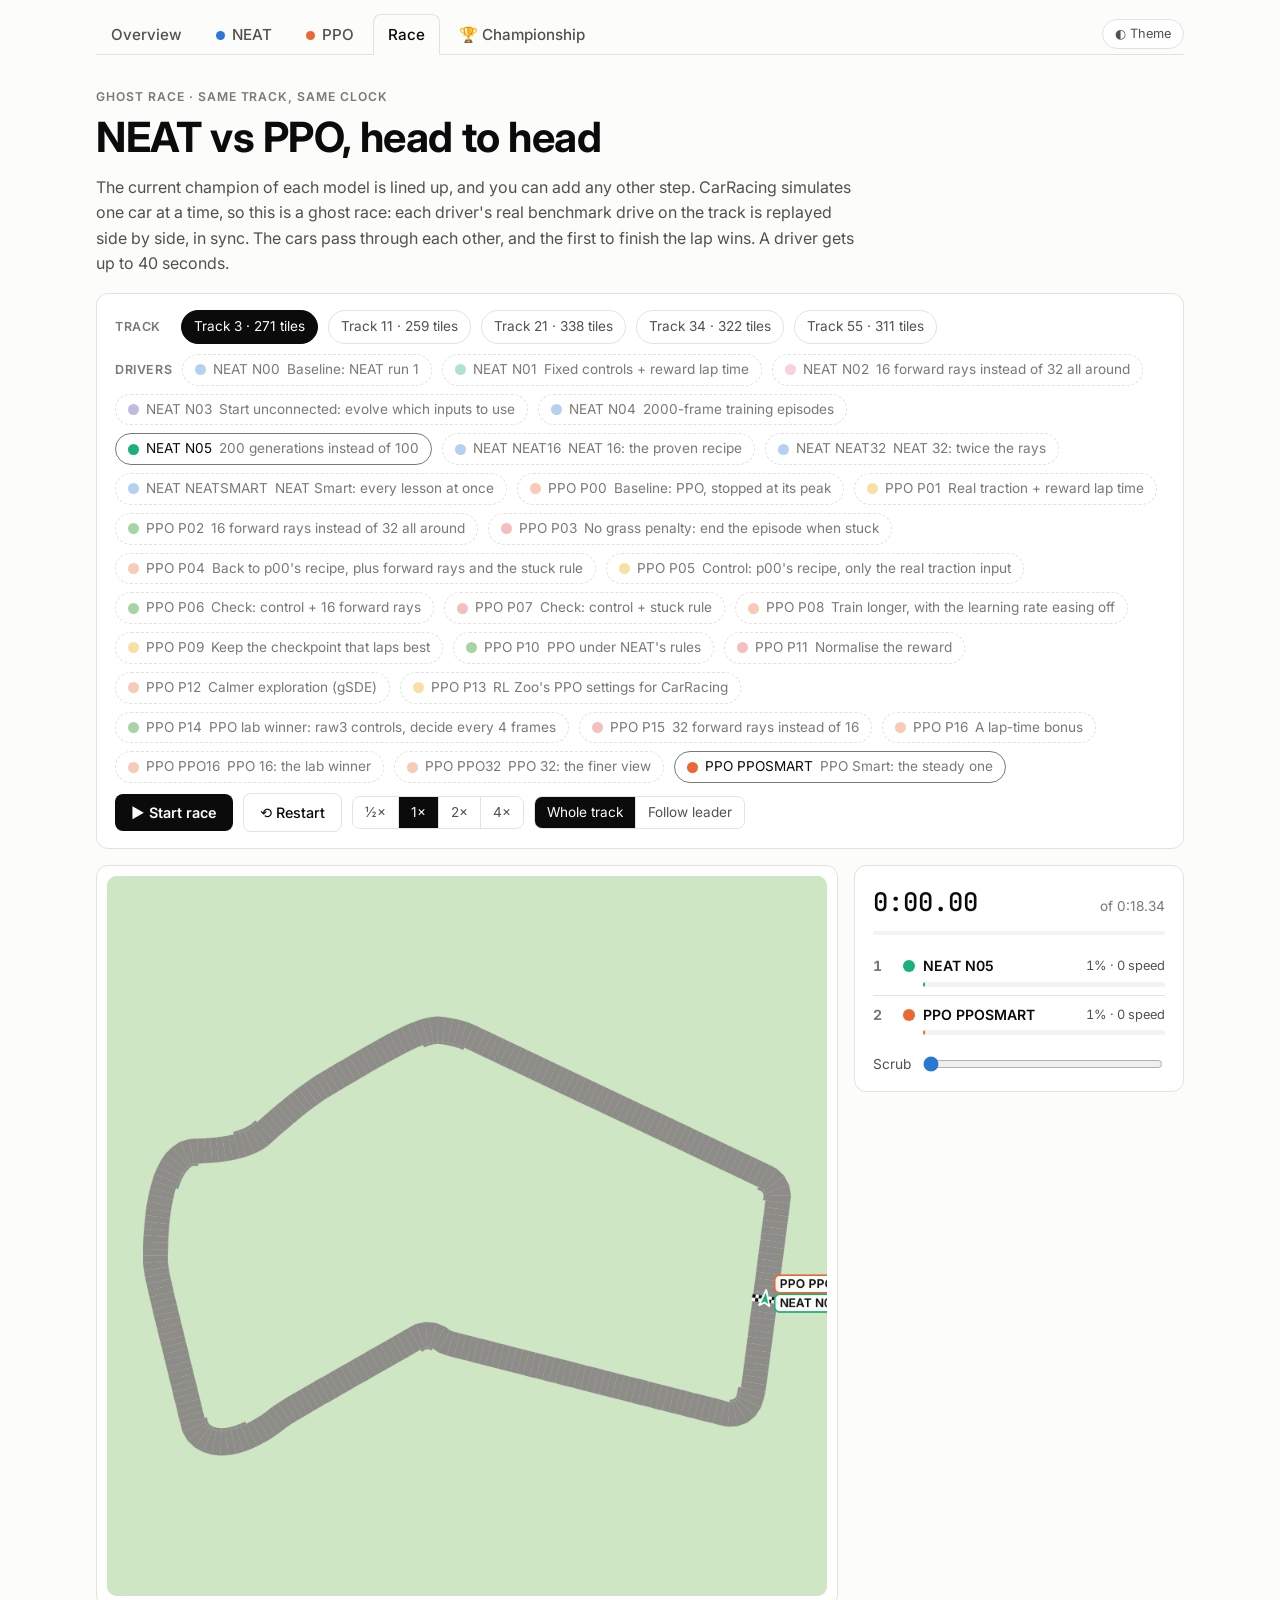
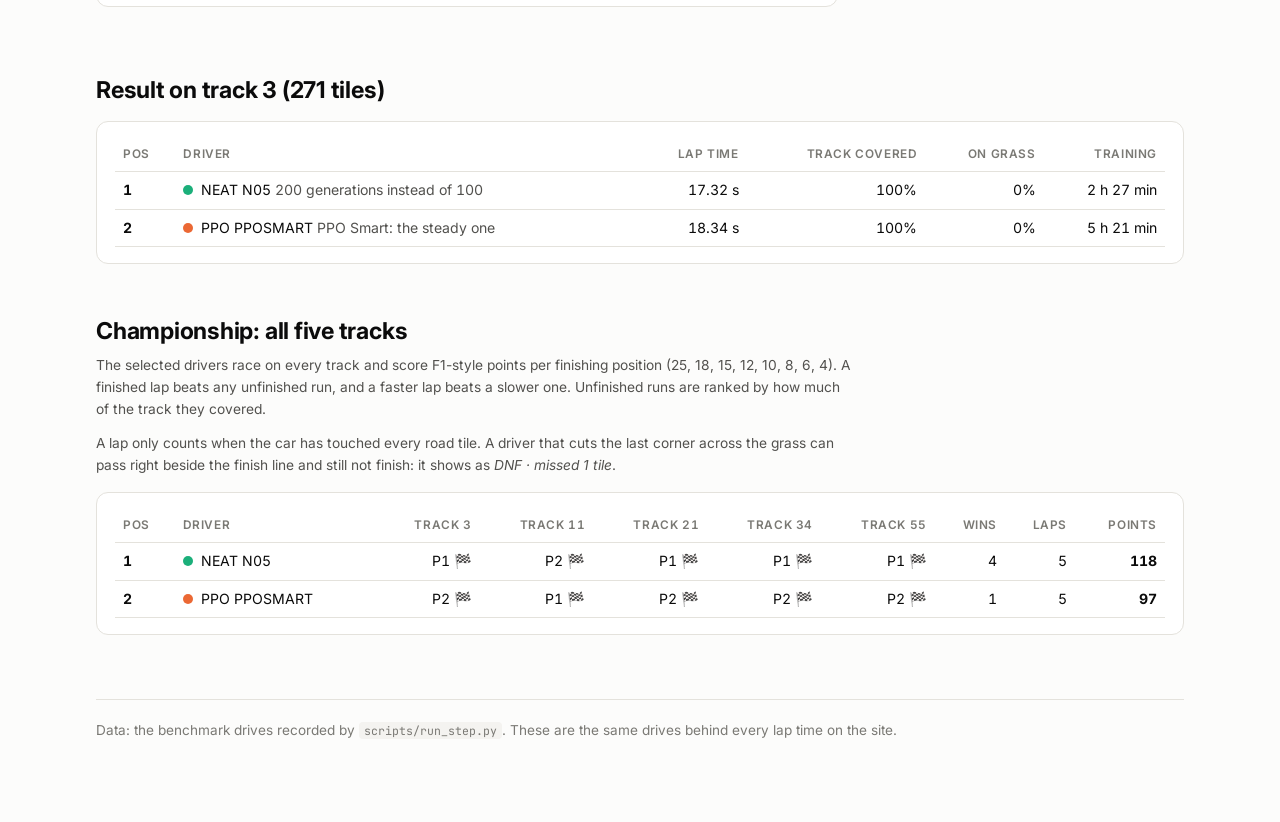
<file: docs/race.html>
<!doctype html>
<html lang="en">
<head>
<meta charset="utf-8">
<meta name="viewport" content="width=device-width, initial-scale=1">
<title>NEAT vs PPO Race</title>
<meta name="description" content="Ghost races between every NEAT and PPO step on the five benchmark tracks.">
<link rel="preconnect" href="https://fonts.googleapis.com">
<link href="https://fonts.googleapis.com/css2?family=Inter:wght@400;500;600;700&family=JetBrains+Mono:wght@400;500&display=swap" rel="stylesheet">
<link rel="stylesheet" href="assets/site.css">
</head>
<body>
<main>
<nav class="tabs" aria-label="Pages">
  <a href="index.html">Overview</a>
  <a href="neat.html"><i style="background:var(--neat)"></i>NEAT</a>
  <a href="ppo.html"><i style="background:var(--ppo)"></i>PPO</a>
  <a href="race.html" class="active" aria-current="page">Race</a>
  <a href="championship.html">🏆 Championship</a>
  <button class="theme-toggle" id="themeToggle" type="button">◐ Theme</button>
</nav>

<header class="narrow">
  <p class="eyebrow">Ghost race · same track, same clock</p>
  <h1>NEAT vs PPO, head to head</h1>
  <p class="muted">The current champion of each model is lined up, and you can add any other step. CarRacing simulates one car at a time, so this is a ghost race: each driver's real benchmark drive on the track is replayed side by side, in sync. The cars pass through each other, and the first to finish the lap wins. A driver gets up to 40 seconds.</p>
</header>

<div class="card">
  <div class="row"><span class="lbl">Track</span><span id="trackPills" style="display:contents"></span></div>
  <div class="row"><span class="lbl">Drivers</span><span id="racerChips" style="display:contents"></span></div>
  <div class="row" style="margin:6px 0 0">
    <button class="btn" id="raceStart" type="button">▶ Start race</button>
    <button class="btn ghost" id="raceReset" type="button">⟲ Restart</button>
    <div class="seg" id="raceSpeed" role="group" aria-label="Speed"><button type="button" data-s="0.5">½×</button><button type="button" class="on" data-s="1">1×</button><button type="button" data-s="2">2×</button><button type="button" data-s="4">4×</button></div>
    <div class="seg" id="raceCam" role="group" aria-label="Camera"><button type="button" class="on" data-c="whole">Whole track</button><button type="button" data-c="leader">Follow leader</button></div>
  </div>
</div>

<div class="arena">
  <div class="card" style="margin-top:0;padding:10px"><canvas id="raceCanvas" width="900" height="900" role="img" aria-label="Race track with the selected drivers"></canvas></div>
  <div class="card" style="margin-top:0">
    <div class="clock"><span class="t" id="raceClock">0:00.00</span><span class="of" id="raceClockOf"></span></div>
    <div class="timebar"><b id="raceTimebar"></b></div>
    <ol class="board" id="raceBoard"></ol>
    <div class="scrub"><span class="small muted">Scrub</span><input type="range" id="raceScrub" min="0" max="2000" value="0" aria-label="Race time"></div>
  </div>
</div>

<section>
  <h2 id="resultsTitle">Result</h2>
  <div class="card table-scroll"><table id="results"></table></div>
</section>

<section>
  <h2>Championship: all five tracks</h2>
  <p class="small muted narrow">The selected drivers race on every track and score F1-style points per finishing position (25, 18, 15, 12, 10, 8, 6, 4). A finished lap beats any unfinished run, and a faster lap beats a slower one. Unfinished runs are ranked by how much of the track they covered.</p>
  <p class="small muted narrow">A lap only counts when the car has touched every road tile. A driver that cuts the last corner across the grass can pass right beside the finish line and still not finish: it shows as <em>DNF · missed 1 tile</em>.</p>
  <div class="card table-scroll"><table id="champ"></table></div>
</section>

<footer>Data: the benchmark drives recorded by <code>scripts/run_step.py</code>. These are the same drives behind every lap time on the site.</footer>
</main>

<script src="assets/site.js"></script>
<script src="assets/race-player.js"></script>
<script>
(function () {
  "use strict";
  var Site = window.Site;
  var POINTS = [25, 18, 15, 12, 10, 8, 6, 4];
  var B = null, TRACKS = null, DRIVES = {}, T = null, sel = {}, player = null;

  function step(id) { return B.steps.filter(function (s) { return s.id === id; })[0]; }
  function color(id) { return Site.stepColor(id); }
  function name(id) { var s = step(id); return Site.modelName(s.model) + " " + Site.short(s); }
  function racers() { return B.steps.slice().sort(function (a, b) { return a.id < b.id ? -1 : 1; }); }
  function selected() { return racers().filter(function (r) { return sel[r.id]; }).map(function (r) { return r.id; }); }
  function result(id, seed) { return step(id).tracks.filter(function (t) { return t.seed === seed; })[0]; }

  function resultRows(track) {
    return player.standings(2000, track).map(function (e, i) { return { id: e.id, pos: i + 1, res: result(e.id, track.seed) }; });
  }
  function drawResults() {
    var rows = resultRows(T);
    document.getElementById("resultsTitle").textContent = "Result on track " + T.seed + " (" + T.tiles + " tiles)";
    document.getElementById("results").innerHTML = "<thead><tr><th>Pos</th><th>Driver</th><th class='num'>Lap time</th><th class='num'>Track covered</th><th class='num'>On grass</th><th class='num'>Training</th></tr></thead><tbody>" +
      rows.map(function (r) {
        var s = step(r.id);
        return "<tr><td class='medal'>" + r.pos + "</td><td><i style='background:" + color(r.id) + "'></i>" + name(r.id) +
          " <span class='muted'>" + Site.esc(s.title) + "</span></td>" +
          "<td class='num'>" + (r.res.finished ? Site.lap(r.res.lap_s) : player.dnfText(r.id, T)) + "</td><td class='num'>" + player.covered(r.res.reached_pct) + "</td>" +
          "<td class='num'>" + Math.round(r.res.offtrack_pct) + "%</td><td class='num'>" + Site.dur(s.train_seconds) + "</td></tr>";
      }).join("") + "</tbody>";
    var ids = selected(), pts = {}, wins = {}, laps = {};
    ids.forEach(function (id) { pts[id] = 0; wins[id] = 0; laps[id] = 0; });
    var cols = TRACKS.map(function (t) {
      var byId = {};
      resultRows(t).forEach(function (r) { byId[r.id] = r; pts[r.id] += POINTS[r.pos - 1] || 0; if (r.pos === 1) wins[r.id]++; if (r.res.finished) laps[r.id]++; });
      return { seed: t.seed, byId: byId };
    });
    var order = ids.slice().sort(function (a, b) { return pts[b] - pts[a] || wins[b] - wins[a]; });
    document.getElementById("champ").innerHTML = "<thead><tr><th>Pos</th><th>Driver</th>" + cols.map(function (c) { return "<th class='num'>Track " + c.seed + "</th>"; }).join("") +
      "<th class='num'>Wins</th><th class='num'>Laps</th><th class='num'>Points</th></tr></thead><tbody>" +
      order.map(function (id, i) {
        return "<tr><td class='medal'>" + (i + 1) + "</td><td><i style='background:" + color(id) + "'></i>" + name(id) + "</td>" +
          cols.map(function (c) { var r = c.byId[id]; return "<td class='num'>P" + r.pos + (r.res.finished ? " 🏁" : "") + "</td>"; }).join("") +
          "<td class='num'>" + wins[id] + "</td><td class='num'>" + laps[id] + "</td><td class='num'><b>" + pts[id] + "</b></td></tr>";
      }).join("") + "</tbody>";
  }

  function setTrack(i) {
    T = TRACKS[i];
    [].forEach.call(document.querySelectorAll("#trackPills .pill"), function (p, j) { p.className = "pill" + (j === i ? " on" : ""); });
    player.setTrack(T); drawResults();
  }
  function setup() {
    var tp = document.getElementById("trackPills"); tp.innerHTML = "";
    TRACKS.forEach(function (t, i) {
      var b = document.createElement("button"); b.type = "button"; b.className = "pill" + (t === T ? " on" : ""); b.textContent = "Track " + t.seed + " · " + t.tiles + " tiles";
      b.onclick = function () { setTrack(i); }; tp.appendChild(b);
    });
    var rc = document.getElementById("racerChips"); rc.innerHTML = "";
    racers().forEach(function (r) {
      var b = document.createElement("button"); b.type = "button"; b.title = r.title;
      b.innerHTML = '<i style="background:' + color(r.id) + '"></i>' + name(r.id) + ' <span class="faint">' + Site.esc(r.title) + "</span>";
      b.className = "chip" + (sel[r.id] ? " on" : "");
      b.onclick = function () { sel[r.id] = !sel[r.id]; b.className = "chip" + (sel[r.id] ? " on" : ""); player.setRacers(selected()); drawResults(); };
      rc.appendChild(b);
    });
  }
  Site.onTheme(function () { if (B) { setup(); player.redraw(); drawResults(); } });

  Promise.all([Site.json("assets/data/leaderboard.json"), Site.json("assets/data/tracks.json")]).then(function (r) {
    B = r[0]; TRACKS = r[1];
    return Promise.all(B.steps.map(function (s) { return Site.json("assets/data/drives/" + s.id + ".json").then(function (d) { DRIVES[s.id] = d; }); }));
  }).then(function () {
    player = RacePlayer({
      prefix: "race", fps: B.fps,
      racer: function (id) { return { label: name(id), color: color(id) }; },
      run: function (id, seed) { return DRIVES[id][String(seed)]; },
      result: result
    });
    var q = new URLSearchParams(location.search);
    var pick = q.get("drivers") ? q.get("drivers").split(",") : [B.champions.neat, B.champions.ppo];
    B.steps.forEach(function (s) { sel[s.id] = pick.indexOf(s.id) !== -1; });
    var ti = TRACKS.findIndex(function (t) { return String(t.seed) === q.get("track"); });
    T = TRACKS[ti >= 0 ? ti : 0];
    setup(); player.setRacers(selected()); setTrack(ti >= 0 ? ti : 0);
  });
})();
</script>
</body>
</html>
</file>
<file: docs/assets/site.css>
/* Shared styles for the four project pages. Colours are tokens; dark mode redefines them. */
:root {
  color-scheme: light;
  --bg: #fcfcfb; --surface: #ffffff; --surface-2: #f4f3f0; --border: #e4e2dc;
  --text: #0b0b0b; --text-2: #52514e; --text-3: #7a7974; --accent: #2a78d6;
  /* model identity: NEAT and PPO keep their colour on every page */
  --neat: #2a78d6; --ppo: #eb6834;
  /* categorical order for individual steps (race page) */
  --c1: #2a78d6; --c2: #eb6834; --c3: #1baf7a; --c4: #eda100; --c5: #e87ba4; --c6: #008300; --c7: #4a3aa7; --c8: #e34948;
  --pos: #2a78d6; --neg: #e34948; --neutral: #d9d7d1;
  --good: #1d7a3a; --bad: #c0362c; --grid: #ecebe7; --code-bg: #f4f3f0;
  --grass: #cfe6c4; --road: #8d8c88; --car: #0b0b0b; --ray: #eb6834;
}
@media (prefers-color-scheme: dark) {
  :root:not([data-theme="light"]) {
    color-scheme: dark;
    --bg: #141413; --surface: #1a1a19; --surface-2: #232321; --border: #34332f;
    --text: #ffffff; --text-2: #c3c2b7; --text-3: #8f8e86; --accent: #3987e5;
    --neat: #3987e5; --ppo: #d95926;
    --c1: #3987e5; --c2: #d95926; --c3: #199e70; --c4: #c98500; --c5: #d55181; --c6: #008300; --c7: #9085e9; --c8: #e66767;
    --pos: #3987e5; --neg: #e66767; --neutral: #46453f;
    --good: #4cb36b; --bad: #e66767; --grid: #2a2a27; --code-bg: #232321;
    --grass: #24331f; --road: #5c5b57; --car: #ffffff; --ray: #d95926;
  }
}
:root[data-theme="dark"] {
  color-scheme: dark;
  --bg: #141413; --surface: #1a1a19; --surface-2: #232321; --border: #34332f;
  --text: #ffffff; --text-2: #c3c2b7; --text-3: #8f8e86; --accent: #3987e5;
  --neat: #3987e5; --ppo: #d95926;
  --c1: #3987e5; --c2: #d95926; --c3: #199e70; --c4: #c98500; --c5: #d55181; --c6: #008300; --c7: #9085e9; --c8: #e66767;
  --pos: #3987e5; --neg: #e66767; --neutral: #46453f;
  --good: #4cb36b; --bad: #e66767; --grid: #2a2a27; --code-bg: #232321;
  --grass: #24331f; --road: #5c5b57; --car: #ffffff; --ray: #d95926;
}

* { box-sizing: border-box; }
html { -webkit-text-size-adjust: 100%; }
body { margin: 0; background: var(--bg); color: var(--text); font: 16px/1.6 Inter, system-ui, -apple-system, "Segoe UI", sans-serif; }
main { max-width: 1120px; margin: 0 auto; padding: 0 16px 80px; }
.narrow { max-width: 760px; }
h1 { font-size: clamp(1.9rem, 5vw, 2.6rem); line-height: 1.2; margin: 0 0 12px; letter-spacing: -0.01em; }
h2 { font-size: 1.45rem; margin: 52px 0 8px; letter-spacing: -0.01em; line-height: 1.3; }
h3 { font-size: 1.05rem; margin: 0 0 4px; line-height: 1.3; }
p { margin: 0 0 12px; }
a { color: var(--accent); }
code, pre { font-family: "JetBrains Mono", ui-monospace, monospace; font-size: 0.85em; }
code { background: var(--code-bg); padding: 1px 5px; border-radius: 4px; }
pre { background: var(--code-bg); padding: 14px 16px; border-radius: 8px; overflow-x: auto; line-height: 1.5; border: 1px solid var(--border); margin: 0 0 12px; }
pre code { background: none; padding: 0; }
.muted { color: var(--text-2); }
.faint { color: var(--text-3); }
.small { font-size: 0.86rem; }
.eyebrow { text-transform: uppercase; letter-spacing: 0.08em; font-size: 0.76rem; color: var(--text-3); font-weight: 600; margin: 0 0 6px; }
.lede { font-size: 1.1rem; color: var(--text-2); }

/* tabs */
.tabs { display: flex; flex-wrap: wrap; gap: 4px; padding: 14px 0 0; border-bottom: 1px solid var(--border); margin-bottom: 32px; }
.tabs a { text-decoration: none; color: var(--text-2); padding: 8px 14px; border-radius: 8px 8px 0 0; font-weight: 500; font-size: 0.95rem; border: 1px solid transparent; border-bottom: none; margin-bottom: -1px; display: inline-flex; align-items: center; gap: 7px; }
.tabs a:hover { color: var(--text); }
.tabs a.active { color: var(--text); background: var(--bg); border-color: var(--border); }
.tabs a i { width: 9px; height: 9px; border-radius: 50%; display: inline-block; }
.theme-toggle { margin-left: auto; align-self: center; background: var(--surface); color: var(--text-2); border: 1px solid var(--border); border-radius: 999px; padding: 4px 12px; font: inherit; font-size: 0.8rem; cursor: pointer; }

/* building blocks */
.card { background: var(--surface); border: 1px solid var(--border); border-radius: 12px; padding: 16px 18px; margin: 16px 0; }
.row { display: flex; flex-wrap: wrap; align-items: center; gap: 8px 10px; margin: 0 0 10px; font-size: 0.88rem; color: var(--text-2); }
.row > .lbl { min-width: 56px; font-weight: 600; color: var(--text-3); font-size: 0.78rem; text-transform: uppercase; letter-spacing: 0.05em; }
.pill { font: inherit; font-size: 0.85rem; background: var(--surface); color: var(--text-2); border: 1px solid var(--border); border-radius: 999px; padding: 5px 12px; cursor: pointer; display: inline-flex; align-items: center; gap: 7px; }
.pill.on { background: var(--text); color: var(--bg); border-color: var(--text); }
.pill i, .chip i, .dot { width: 11px; height: 11px; border-radius: 50%; display: inline-block; flex: none; }
.chip { font: inherit; font-size: 0.85rem; background: var(--surface); color: var(--text-3); border: 1.5px dashed var(--border); border-radius: 999px; padding: 4px 12px; cursor: pointer; display: inline-flex; align-items: center; gap: 7px; }
.chip i { opacity: 0.35; }
.chip.on { color: var(--text); border-style: solid; border-color: var(--text-3); }
.chip.on i { opacity: 1; }
.seg { display: inline-flex; flex-wrap: wrap; border: 1px solid var(--border); border-radius: 8px; overflow: hidden; }
.seg button { font: inherit; font-size: 0.85rem; background: var(--surface); color: var(--text-2); border: none; padding: 5px 12px; cursor: pointer; }
.seg button + button { border-left: 1px solid var(--border); }
.seg button.on { background: var(--text); color: var(--bg); }
.btn { font: inherit; font-size: 0.9rem; font-weight: 600; background: var(--text); color: var(--bg); border: none; border-radius: 8px; padding: 7px 16px; cursor: pointer; }
.btn.ghost { background: var(--surface); color: var(--text); border: 1px solid var(--border); font-weight: 500; }
.btn.sm { font-size: 0.82rem; padding: 4px 10px; min-width: 36px; }
input[type=range] { accent-color: var(--accent); }

/* stat tiles */
.tiles { display: grid; grid-template-columns: repeat(4, 1fr); gap: 10px; }
.tile { background: var(--surface-2); border-radius: 10px; padding: 10px 12px; }
.tile .num { font-size: 1.35rem; font-weight: 700; font-variant-numeric: tabular-nums; line-height: 1.25; }
.tile .lbl { font-size: 0.78rem; color: var(--text-2); line-height: 1.35; }
.tile .delta { font-size: 0.76rem; font-weight: 600; font-variant-numeric: tabular-nums; }
.delta.better { color: var(--good); }
.delta.worse { color: var(--bad); }

/* champion duel (overview) */
.duel { display: grid; grid-template-columns: 1fr 1fr; gap: 16px; }
.champ { border-top: 4px solid var(--model, var(--accent)); }
.champ img, .ladder img { width: 100%; border-radius: 8px; border: 1px solid var(--border); display: block; background: var(--surface-2); aspect-ratio: 3 / 2; object-fit: cover; }
.champ h3 { margin: 12px 0 2px; }
.champ .tiles { margin-top: 12px; grid-template-columns: repeat(2, 1fr); }

/* ladder (model pages) */
.ladder { list-style: none; margin: 16px 0 0; padding: 0 0 0 26px; position: relative; }
.ladder::before { content: ""; position: absolute; left: 7px; top: 8px; bottom: 8px; width: 2px; background: var(--border); }
.ladder > li { position: relative; margin: 0 0 18px; }
.ladder > li::before { content: ""; position: absolute; left: -25px; top: 22px; width: 14px; height: 14px; border-radius: 50%; background: var(--surface); border: 2px solid var(--model, var(--accent)); }
.ladder > li.champion::before { background: var(--model, var(--accent)); }
.ladder .card { margin: 0; }
.ladder .grid { display: grid; grid-template-columns: minmax(0, 1fr) 240px; gap: 18px; }
.ladder .tiles { margin-top: 12px; }
.ladder .pending { border-style: dashed; color: var(--text-2); }
.meta { font-size: 0.8rem; color: var(--text-3); margin: 0 0 6px; display: flex; flex-wrap: wrap; gap: 4px 12px; }
.kv { display: flex; flex-wrap: wrap; gap: 6px; margin: 10px 0 0; }
.kv span { font-size: 0.76rem; font-family: "JetBrains Mono", monospace; background: var(--surface-2); border: 1px solid var(--border); border-radius: 6px; padding: 1px 7px; color: var(--text-2); }
.tag { display: inline-block; font-size: 0.72rem; font-weight: 600; letter-spacing: 0.03em; padding: 1px 8px; border-radius: 999px; border: 1px solid currentColor; margin-left: 6px; vertical-align: 2px; color: var(--text-3); }
.tag.champ-tag { color: var(--good); }
.outcome { margin: 10px 0 0; padding: 9px 12px; border-radius: 8px; background: var(--surface-2); font-size: 0.88rem; color: var(--text-2); line-height: 1.5; }
.outcome strong { color: var(--text); }
.laps { display: flex; gap: 4px; margin-top: 10px; flex-wrap: wrap; }
.laps span { font-size: 0.76rem; font-variant-numeric: tabular-nums; padding: 2px 7px; border-radius: 6px; background: var(--surface-2); color: var(--text-2); }
.laps span.dnf { color: var(--bad); }

/* charts & tables */
.chart-wrap { position: relative; height: 340px; margin-top: 10px; }
.legend { display: flex; flex-wrap: wrap; gap: 6px 18px; font-size: 0.84rem; color: var(--text-2); margin-top: 8px; }
.legend span { display: inline-flex; align-items: center; gap: 6px; }
.swatch-line { width: 22px; height: 3px; border-radius: 2px; display: inline-block; }
.swatch-dot { width: 11px; height: 11px; border-radius: 50%; display: inline-block; border: 1.5px solid var(--text-3); }
details.table-view { margin-top: 10px; font-size: 0.88rem; }
details.table-view summary { cursor: pointer; color: var(--text-2); }
table { width: 100%; border-collapse: collapse; font-size: 0.88rem; font-variant-numeric: tabular-nums; }
th, td { text-align: left; padding: 7px 8px; border-bottom: 1px solid var(--border); vertical-align: top; }
th { font-size: 0.74rem; text-transform: uppercase; letter-spacing: 0.05em; color: var(--text-3); font-weight: 600; }
td.num, th.num { text-align: right; }
td i { width: 10px; height: 10px; border-radius: 50%; display: inline-block; margin-right: 8px; }
.table-scroll { overflow-x: auto; }
tr.top td { font-weight: 600; }

.tooltip { position: absolute; pointer-events: none; background: var(--surface); color: var(--text); border: 1px solid var(--border); border-radius: 8px; padding: 8px 10px; font-size: 0.8rem; line-height: 1.45; box-shadow: 0 4px 14px rgba(0,0,0,0.12); max-width: 260px; z-index: 5; display: none; }
.tooltip .mono { font-family: "JetBrains Mono", monospace; font-size: 0.76rem; color: var(--text-2); }

.rules { display: grid; grid-template-columns: repeat(2, 1fr); gap: 16px; }
.rules ol { margin: 0; padding-left: 20px; }
.rules li { margin: 0 0 4px; }
footer { margin-top: 64px; padding-top: 20px; border-top: 1px solid var(--border); font-size: 0.85rem; color: var(--text-3); }

/* lesson cards (overview + championship) */
.findings { display: grid; grid-template-columns: repeat(auto-fill, minmax(320px, 1fr)); gap: 14px; margin-top: 12px; }
.finding { margin: 0; }
.finding .num { font-size: 0.74rem; font-weight: 700; color: var(--text-3); letter-spacing: 0.06em; }
.finding .links { display: flex; flex-wrap: wrap; gap: 4px; margin-top: 10px; }
.finding .links a { font-family: "JetBrains Mono", monospace; font-size: 0.74rem; padding: 1px 6px; border-radius: 6px; background: var(--surface-2); border: 1px solid var(--border); text-decoration: none; color: var(--text-2); }

/* ghost race (race + championship tabs) */
.arena { display: grid; grid-template-columns: minmax(0, 1fr) 330px; gap: 16px; align-items: start; }
.arena canvas { width: 100%; aspect-ratio: 1 / 1; display: block; border-radius: 10px; background: var(--grass); }
.clock { display: flex; align-items: baseline; justify-content: space-between; margin-bottom: 8px; }
.clock .t { font-family: "JetBrains Mono", monospace; font-size: 1.6rem; font-weight: 500; font-variant-numeric: tabular-nums; }
.clock .of { color: var(--text-3); font-size: 0.85rem; }
.timebar { height: 4px; background: var(--surface-2); border-radius: 2px; overflow: hidden; margin-bottom: 12px; }
.timebar b { display: block; height: 100%; background: var(--text-3); width: 0; }
.board { list-style: none; margin: 0; padding: 0; }
.board li { display: grid; grid-template-columns: 22px 12px 1fr auto; gap: 4px 8px; align-items: center; padding: 8px 0; border-bottom: 1px solid var(--border); font-size: 0.88rem; }
.board li:last-child { border-bottom: none; }
.board .pos { font-weight: 700; color: var(--text-3); font-variant-numeric: tabular-nums; }
.board .dot { width: 12px; height: 12px; border-radius: 50%; }
.board .name { font-weight: 600; }
.board .stat { font-size: 0.8rem; color: var(--text-2); text-align: right; font-variant-numeric: tabular-nums; white-space: nowrap; }
.board .prog { grid-column: 3 / 5; height: 5px; background: var(--surface-2); border-radius: 3px; overflow: hidden; }
.board .prog b { display: block; height: 100%; border-radius: 3px; }
.board .flag { color: var(--good); font-weight: 600; }
.board .warn { color: var(--text-3); }
.scrub { display: flex; align-items: center; gap: 10px; margin-top: 10px; }
.scrub input { flex: 1; }
.medal { font-weight: 700; }
@media (max-width: 900px) { .arena { grid-template-columns: 1fr; } }

@media (max-width: 860px) {
  .duel, .rules, .ladder .grid { grid-template-columns: 1fr; }
  .tiles { grid-template-columns: repeat(2, 1fr); }
  .chart-wrap { height: 280px; }
  .ladder .grid img { max-width: 360px; }
}

/* PPO lab: x/5 per seed as five small squares */
.meter { display: inline-flex; align-items: center; gap: 2px; margin-right: 10px; white-space: nowrap; }
.meter b { width: 8px; height: 12px; border-radius: 2px; background: var(--surface-2); border: 1px solid var(--border); display: inline-block; }
.meter b.on { background: var(--ppo); border-color: var(--ppo); }
.meter span { margin-left: 5px; color: var(--text-2); font-size: 0.82rem; }
tr.winner td { background: var(--surface-2); }
td.meters .meter { display: flex; margin: 0 0 3px; }
td.nowrap { white-space: nowrap; }
</file>
